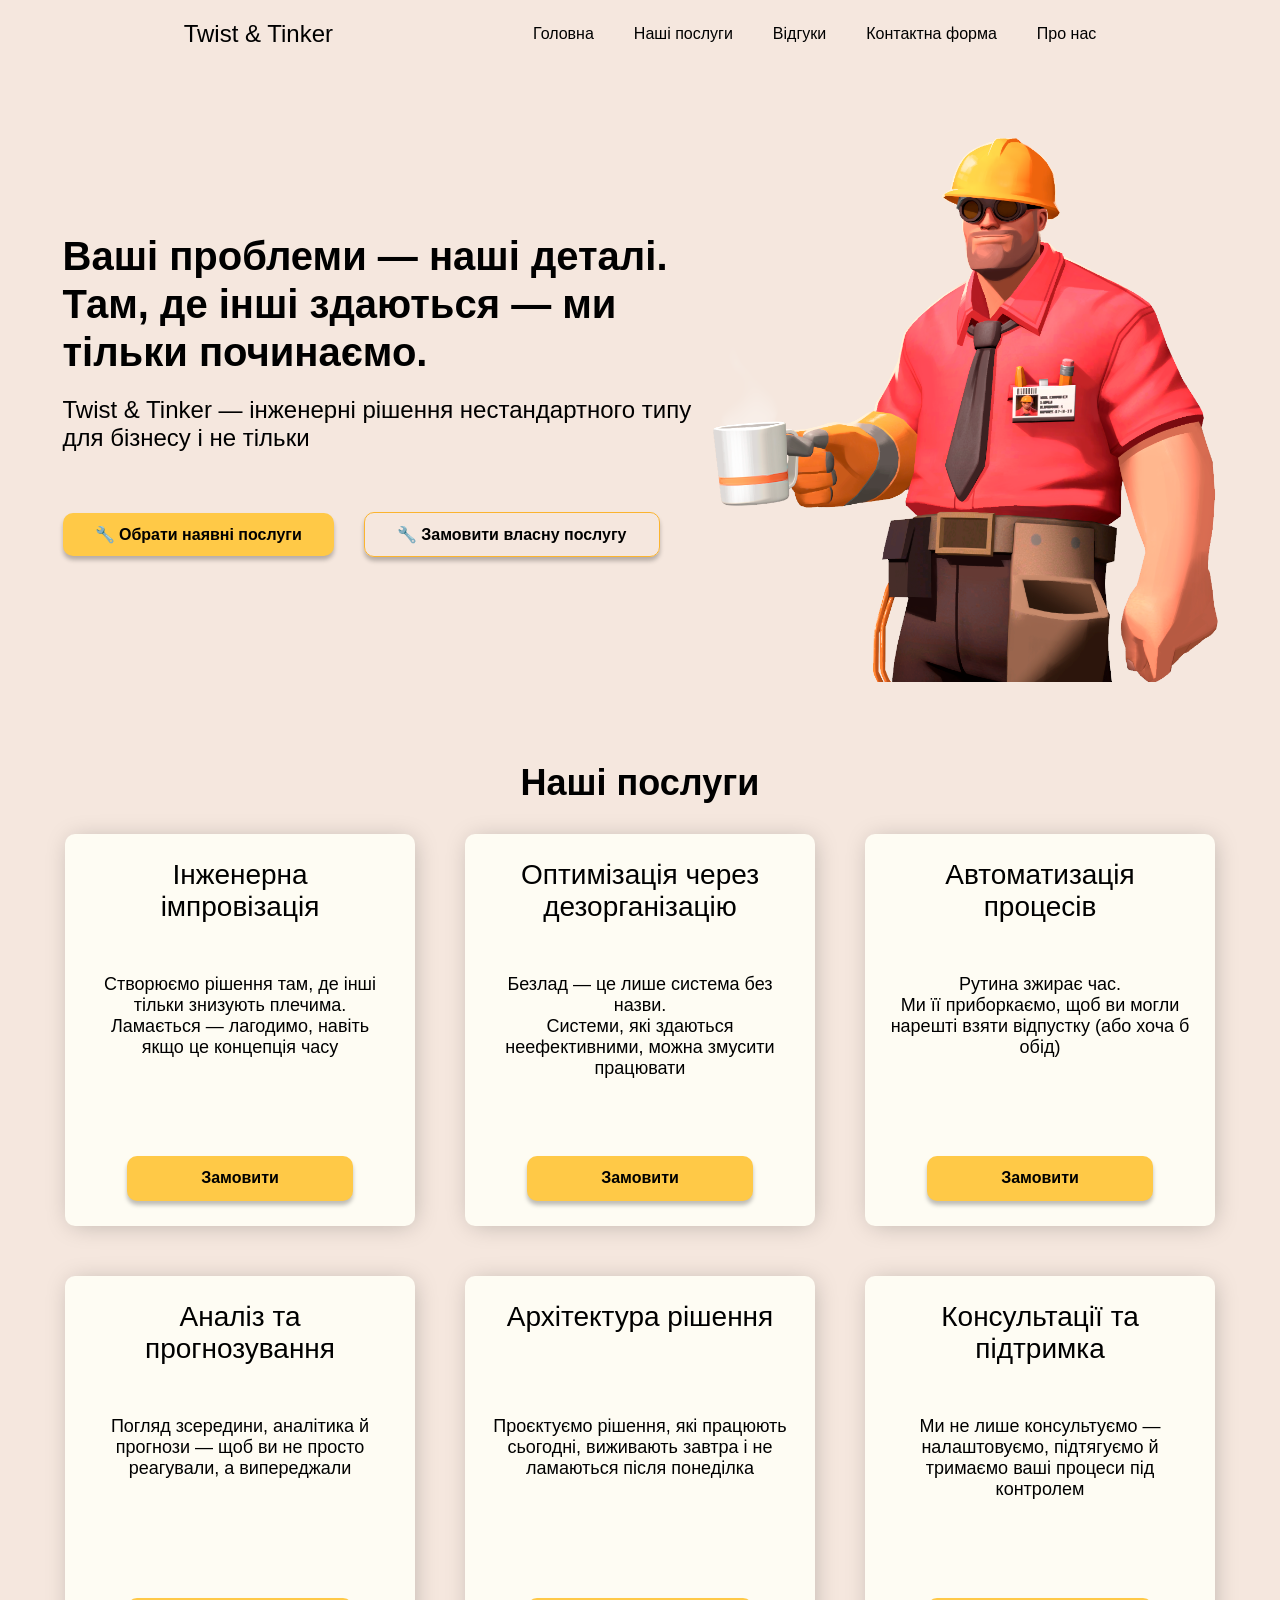
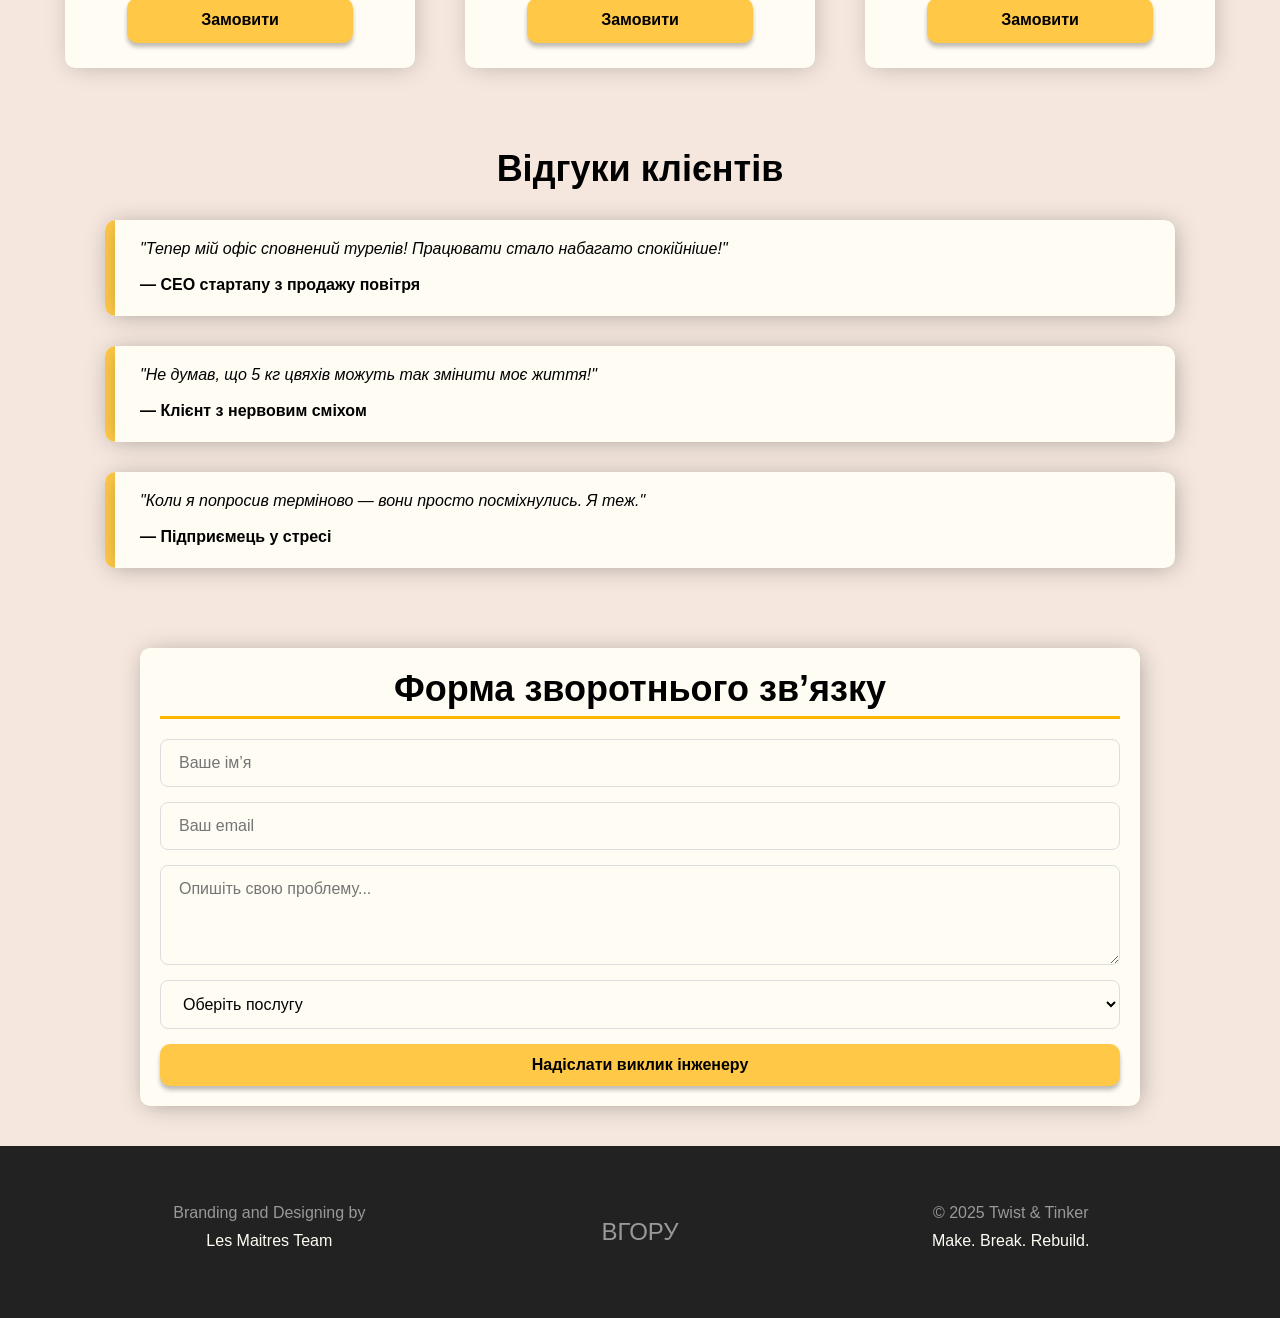
<file: index.html>
<!DOCTYPE html>
<html lang="uk">

<head>
    <meta charset="UTF-8">
    <meta name="viewport" content="width=device-width, initial-scale=1.0">
    <title>Twist & Tincker</title>
    <link rel="stylesheet" href="styles/styles.css">
    <script src="js/scrollToSection.js" defer></script>
</head>

<body>
    <div class="home" id="home">
        <!-- Header -->
        <header class="header">
            <div class="branding">Twist &amp; Tinker</div>
            <nav class="nav-items" aria-label="Основна навігація">
                <ul>
                    <li class="nav-item">Головна</li>
                    <li><a href="#services" class="nav-item">Наші послуги</a></li>
                    <li><a href="#reviews" class="nav-item">Відгуки</a></li>
                    <li><a href="#contact" class="nav-item">Контактна форма</a></li>
                    <li><a href="pages/page_about_us.html" class="nav-item">Про нас</a></li>
                </ul>
                <div class="burger">
                    <div></div>
                    <div></div>
                    <div></div>
                </div>
            </nav>
        </header>

        <!-- Hero -->
        <section class="hero">
            <div class="hero-left">
                <div class="hero-text">
                    <h1 class="hero-title">
                        Ваші проблеми — наші деталі.
                        <br />
                        Там, де інші здаються — ми тільки починаємо.
                    </h1>
                    <h2 class="hero-subtitle">
                        Twist &amp; Tinker — інженерні рішення нестандартного типу для бізнесу і не тільки
                    </h2>
                </div>

                <div class="hero-buttons">
                    <button class="hero-btn-a" onclick="scrollToSection('services')">
                        <div class="hero-btn-a-text">🔧 Обрати наявні послуги</div>
                    </button>
                    <button class="hero-btn-b" onclick="scrollToSection('contact')">
                        <div class="hero-btn-b-text">🔧 Замовити власну послугу</div>
                    </button>
                </div>
            </div>
            <div class="hero-right">
                <img class="img-petro-coffee" src="images/img-petro-coffee.png">
            </div>
        </section>

        <!-- Services -->
        <section class="services" id="services">
            <h2 class="section-title">Наші послуги</h2>
            <div class="services-list">

                <div class="item-card">
                    <div class="item-card-title">Інженерна імпровізація</div>
                    <div class="item-card-subtitle">
                        Створюємо рішення там, де інші тільки знизують плечима. Ламається —
                        лагодимо, навіть якщо це концепція часу
                    </div>
                    <button class="item-card-btn" onclick="scrollToSection('contact')">Замовити</button>
                </div>

                <div class="item-card">
                    <div class="item-card-title">Оптимізація через дезорганізацію</div>
                    <div class="item-card-subtitle">
                        Безлад — це лише система без назви.
                        <br />
                        Системи, які здаються неефективними, можна змусити працювати
                    </div>
                    <button class="item-card-btn" onclick="scrollToSection('contact')">Замовити</button>
                </div>

                <div class="item-card">
                    <div class="item-card-title">Автоматизація процесів</div>
                    <div class="item-card-subtitle">
                        Рутина зжирає час.
                        <br />
                        Ми її приборкаємо, щоб ви могли нарешті взяти відпустку (або хоча б
                        обід)
                    </div>
                    <button class="item-card-btn" onclick="scrollToSection('contact')">Замовити</button>
                </div>

                <div class="item-card">
                    <div class="item-card-title">Аналіз та прогнозування</div>
                    <div class="item-card-subtitle">
                        Погляд зсередини, аналітика й прогнози — щоб ви не просто реагували, а
                        випереджали
                    </div>
                    <button class="item-card-btn" onclick="scrollToSection('contact')">Замовити</button>
                </div>

                <div class="item-card">
                    <div class="item-card-title">Архітектура рішення</div>
                    <div class="item-card-subtitle">
                        Проєктуємо рішення, які працюють сьогодні, виживають завтра і не
                        ламаються після понеділка
                    </div>
                    <button class="item-card-btn" onclick="scrollToSection('contact')">Замовити</button>
                </div>

                <div class="item-card">
                    <div class="item-card-title">Консультації та підтримка</div>
                    <div class="item-card-subtitle">
                        Ми не лише консультуємо — налаштовуємо, підтягуємо й тримаємо ваші
                        процеси під контролем
                    </div>
                    <button class="item-card-btn" onclick="scrollToSection('contact')">Замовити</button>
                </div>

            </div>
        </section>

        <!-- Review -->
        <section class="reviews" id="reviews">
            <h2 class="section-title">Відгуки клієнтів</h2>

            <div class="review-block">
                <div class="review-body">
                    <div class="review-accent"></div>
                    <div class="review-text">
                        <p class="review-text-quote">
                            &quot;Тепер мій офіс сповнений турелів! Працювати стало набагато
                            спокійніше!&quot;
                        </p>
                        <p class="review-text-author">— CEO стартапу з продажу повітря</p>
                    </div>
                </div>
            </div>

            <div class="review-block">
                <div class="review-body">
                    <div class="review-accent"></div>
                    <div class="review-text">
                        <p class="review-text-quote">
                            &quot;Не думав, що 5 кг цвяхів можуть так змінити моє життя!&quot;
                        </p>
                        <p class="review-text-author">— Клієнт з нервовим сміхом</p>
                    </div>
                </div>
            </div>

            <div class="review-block">
                <div class="review-body">
                    <div class="review-accent"></div>
                    <div class="review-text">
                        <p class="review-text-quote">
                            &quot;Коли я попросив терміново — вони просто посміхнулись. Я теж.&quot;
                        </p>
                        <p class="review-text-author">— Підприємець у стресі</p>
                    </div>
                </div>
            </div>
        </section>

        <!-- Contact Form -->
        <form class="contact-form" id="contact">
            <div class="form-wrapper">
                <h2 class="form-title">Форма зворотнього зв’язку</h2>
                <div class="form-fields">
                    <input type="text" name="name" placeholder="Ваше ім’я" class="form-control" required>
                    <input type="email" name="email" placeholder="Ваш email" class="form-control" required>
                    <textarea name="message" placeholder="Опишіть свою проблему..." class="form-control form-textarea"
                        required></textarea>
                    <select name="service" class="form-control">
                        <option disabled selected>Оберіть послугу</option>
                        <option>🛠️ Інженерна імпровізація</option>
                        <option>🔄 Оптимізація через дезорганізацію</option>
                        <option>🤖 Автоматизація процесів</option>
                        <option>📊 Аналіз та прогнозування</option>
                        <option>🏗️ Архітектура рішення</option>
                        <option>💬 Консультації та підтримка</option>
                        <option disabled>Персональна послуга</option>
                        <option>🌟 Екслюзивна підтримка</option>
                    </select>

                    <button type="submit" class="form-btn">Надіслати виклик інженеру</button>
                </div>
            </div>
        </form>

        <!-- FOOTER -->
        <footer class="footer">
            <div class="web-info">
                <div class="author">
                    <p class="footer-muted-text">Branding and Designing by</p>
                    <p class="footer-accent-text">Les Maitres Team</p>
                </div>
                <a href="#home" class="back-to-top footer-muted-text">ВГОРУ</a>
                <div class="copyright">
                    <p class="footer-muted-text">© 2025 Twist & Tinker</p>
                    <p class="footer-accent-text">Make. Break. Rebuild.</p>
                </div>
            </div>
        </footer>
    </div>
</body>

</html>
</file>
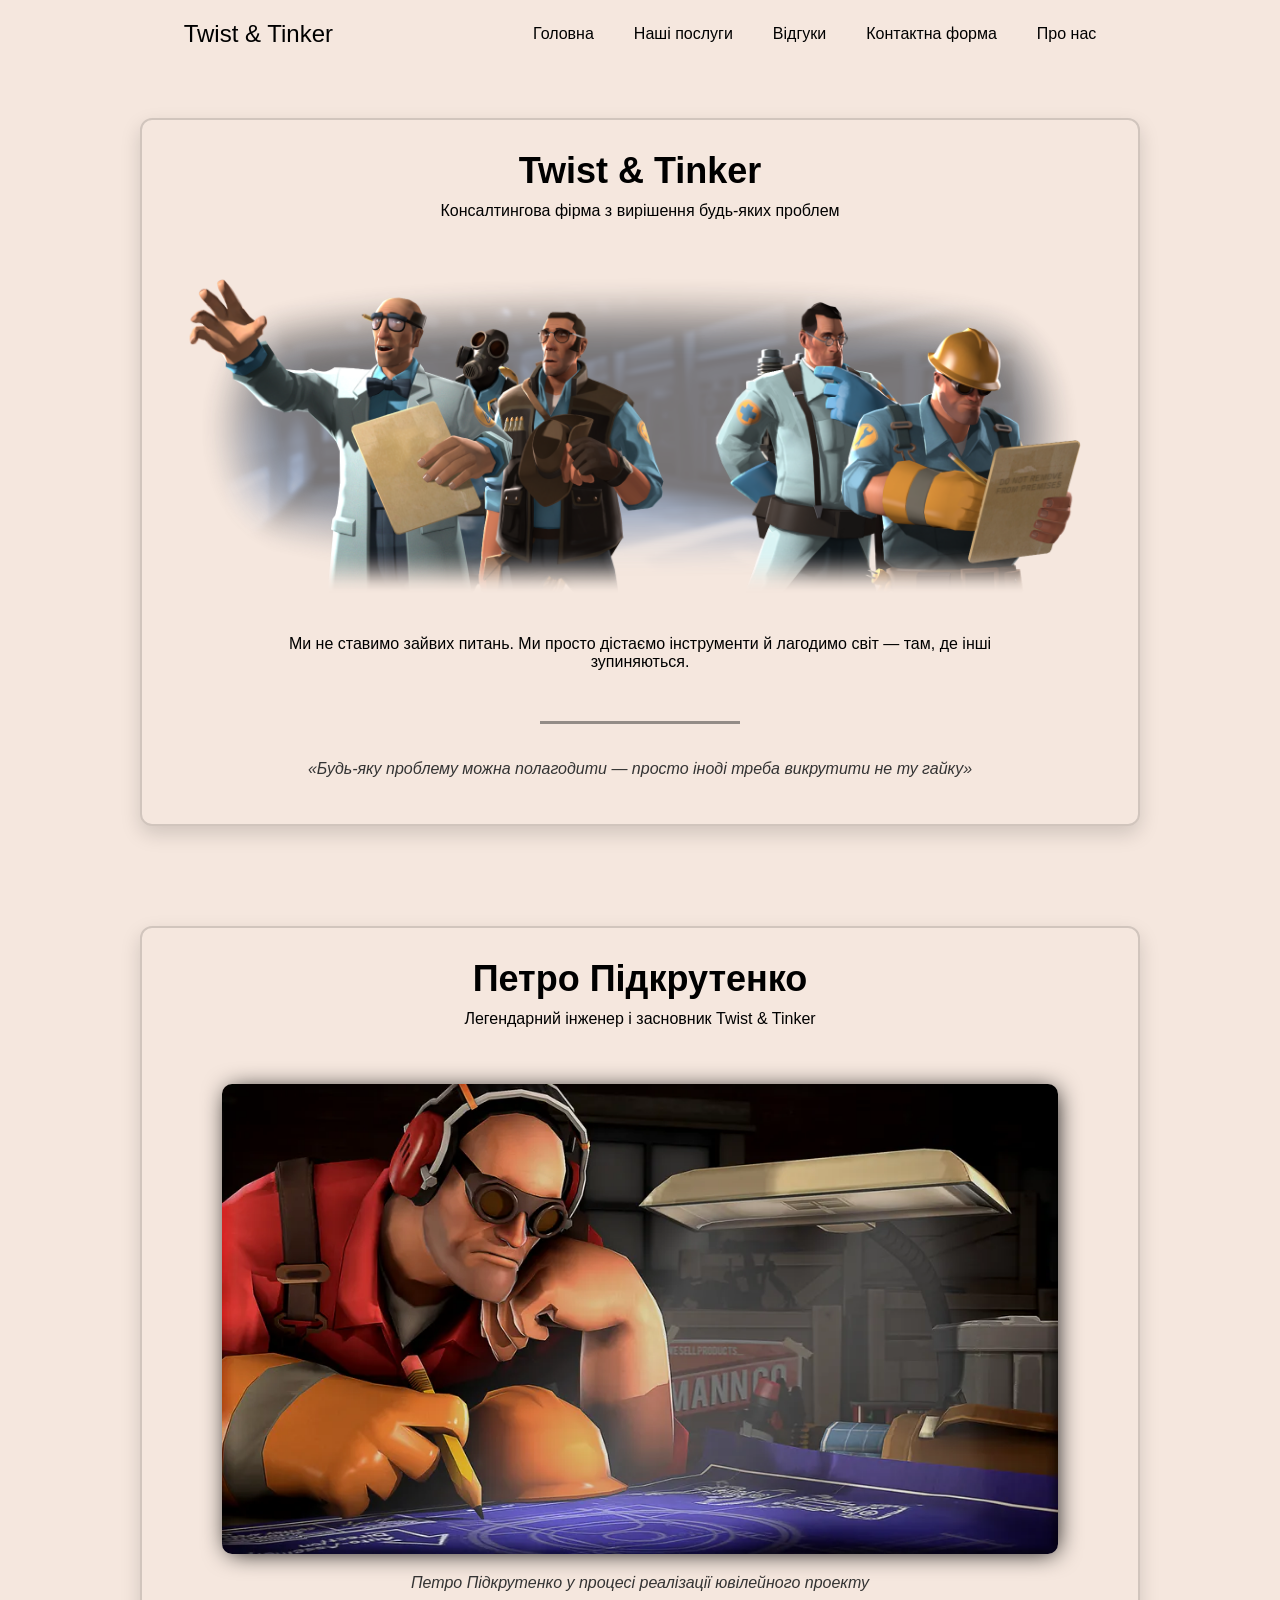
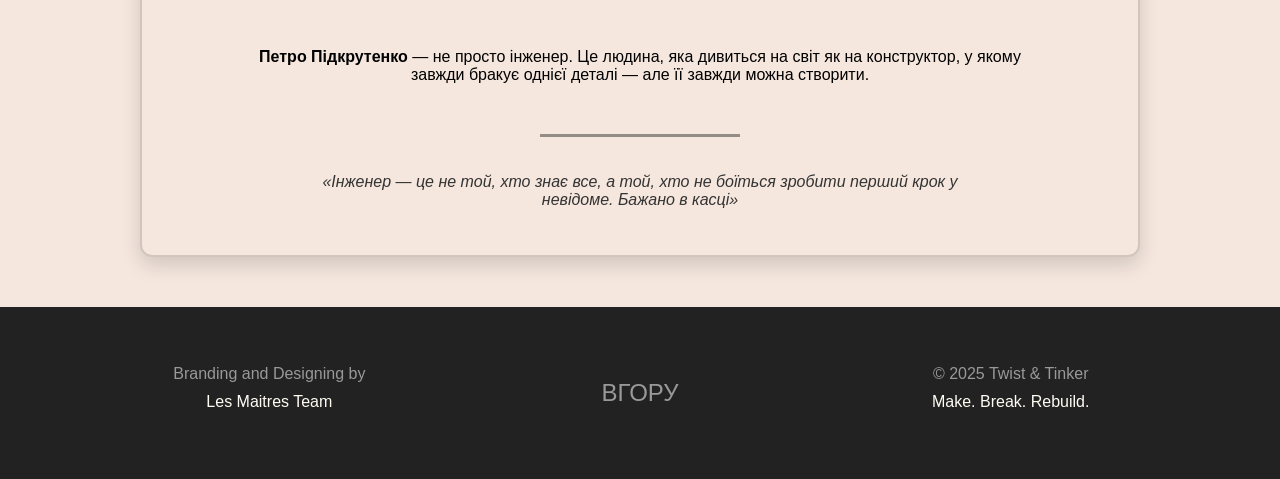
<file: pages/page_about_us.html>
<!DOCTYPE html>
<html lang="uk">

<head>
    <meta charset="UTF-8" />
    <meta name="viewport" content="width=device-width, initial-scale=1.0" />
    <title>Twist & Tinker</title>

    <link rel="stylesheet" href="../styles/styles.css" />
    <link rel="stylesheet" href="../styles/styles_page_about_us.css" />
</head>

<body>
    <!-- Header -->
    <header class="header" id="about-home">
        <div class="branding">Twist &amp; Tinker</div>
        <nav class="nav-items" aria-label="Основна навігація">
            <ul>
                <li><a href="../index.html#home" class="nav-item">Головна</a></li>
                <li><a href="../index.html#services" class="nav-item">Наші послуги</a></li>
                <li><a href="../index.htm#reviews" class="nav-item">Відгуки</a></li>
                <li><a href="../index.htm#contact" class="nav-item">Контактна форма</a></li>
                <li class="nav-item">Про нас</li>
            </ul>
            <div class="burger">
                <div></div>
                <div></div>
                <div></div>
            </div>
        </nav>
    </header>

    <!-- About Us -->
    <section class="about-section" id="about">
        <div class="about-card">
            <header class="about-header">
                <h2>Twist &amp; Tinker</h2>
                <p>Консалтингова фірма з вирішення будь-яких проблем</p>
            </header>
            <img class="about-image" src="../images/img_about_us.png" />

            <div class="about-text">
                <p>
                    Ми не ставимо зайвих питань. Ми просто дістаємо інструменти й лагодимо світ — там, де інші
                    зупиняються.
                </p>
                <div class="about-quote-accent"></div>
                <blockquote>
                    <span>«Будь-яку проблему можна полагодити — просто іноді треба викрутити не ту гайку»</span>
                </blockquote>
            </div>
        </div>
    </section>

    <!-- About Petro -->
    <section class="about-section">
        <div class="about-card">
            <header class="about-header">
                <h2>Петро Підкрутенко</h2>
                <p>Легендарний інженер і засновник Twist &amp; Tinker</p>
            </header>
            <figure class="about-figure">
                <img class="about-image" src="../images/img_about_us_petro.png" alt="Петро Підкрутенко" />
                <figcaption>Петро Підкрутенко у процесі реалізації ювілейного проекту</figcaption>
            </figure>
            <div class="about-text">
                <p>
                    <strong>Петро Підкрутенко</strong> —
                    <span>
                        не просто інженер. Це людина, яка дивиться на світ як на конструктор, у якому завжди бракує
                        однієї деталі —
                        але її завжди можна створити.
                    </span>
                </p>
                <div class="about-quote-accent"></div>
                <blockquote>
                    «Інженер — це не той, хто знає все, а той, хто не боїться зробити перший крок у невідоме. Бажано в
                    касці»
                </blockquote>
            </div>
        </div>
    </section>

    <!-- FOOTER -->
    <footer class="footer">
        <div class="web-info">
            <div class="author">
                <p class="footer-muted-text">Branding and Designing by</p>
                <p class="footer-accent-text">Les Maitres Team</p>
            </div>
            <a href="#about-home" class="back-to-top footer-muted-text">ВГОРУ</a>
            <div class="copyright">
                <p class="footer-muted-text">© 2025 Twist & Tinker</p>
                <p class="footer-accent-text">Make. Break. Rebuild.</p>
            </div>
        </div>
    </footer>
</body>

</html>
</file>
<file: styles/styles.css>
*, *::before, *::after {
  box-sizing: border-box;
}

html, body {
  margin: 0;
  padding: 0;

  background: #f5e7de;
  color: #000;
  font-family: "Inter", sans-serif;
  
  scroll-behavior: smooth;
}

.home {
  display: flex;
  flex-direction: column;
  align-items: center;
  justify-content: flex-start;

  position: relative;
  overflow-y: auto;
}

/* ============ */
/* Layout - Dimensions - Colors & Fonts - Specific Custom */
/* ============ */

/* ===================== */
/* === TYPOGRAPHY === */
/* ===================== */
h1, h2, h3,  .section-title {
  font-family: "Poppins-Bold", sans-serif;
  /* font-family: "Inter-Regular", sans-serif; */
  font-weight: bold;
  text-align: center;
  margin: 0;
}

h1 {
  font-size: 40px;
  font-weight: bold;
  line-height: 1.2;
}

h2 {
  font-size: 36px;
  margin: 0;
}

h3 {
  font-size: 32px;
  margin: 0;
}

h4 {
  font-size: 28px;
  margin: 0;
}

h5 {
  font-size: 24px;
}

h6 {
  font-size: 20px;
  margin: 0;
}

p {
  font-size: 16px;
  margin: 0;
}

.section-title {
  font-weight: bold;
}

.review-text-quote {
  font-family: "Inter-LightItalic", sans-serif;
  font-style: italic;
}
.review-text-author {
  height: 20px;

  font-family: "Inter-Regular", sans-serif;
  font-weight: 600;
}

.footer-accent-text {
  color: #fefcf3;
  margin: 10px;
}
.footer-muted-text {
  color: #999999;
  text-decoration: none;
}


/* ===================== */
/* === Header === */
/* ===================== */
.header {
  display: flex;
  flex-wrap: wrap;
  align-items: center;
  justify-content: center;
  align-content: center;
  gap: 30px 200px;

  padding: 20px 0px;
}
.branding {
  text-align: center;
  font-family: "Inter-Bold", sans-serif;
  font-size: 24px;
}
.nav-items ul {
  display: flex;
  gap: 40px;

  list-style: none;
  margin: 0;
  padding: 0;
}
.nav-item{
  color: #000;
  font-family: "Inter-Regular", sans-serif;
  font-size: 16px;
  text-decoration: none;
}
.nav-item:hover{
  color: #913a1e;
  font-weight: bold;
}
.burger {
  display: none;
  cursor: pointer;

  flex-direction: column;
  gap: 6px;
}
.burger div {
  width: 20px;
  height: 2px;
  background-color: black;
  border-radius: 10px;
}
.burger:hover div {
  background-color: #913a1e;
}

/* ===================== */
/* === Hero === */
/* ===================== */

.hero {
  display: flex;
  align-items: center;
  justify-content: center;
  flex-wrap: wrap;

  padding: 40px 0px;
}
.hero-left {
  max-width: 650px;
}
.hero-text {
  display: flex;
  flex-direction: column;
  gap: 20px;
}
.hero-title,
.hero-subtitle {
  text-align: left;
}
.hero-subtitle {
  font-size: 24px;
  font-weight: normal;
}
.hero-buttons {
  display: flex;
  flex-wrap: wrap;
  justify-content: flex-start;
  align-items: center;
  gap: 30px;

  white-space: nowrap;
  margin-top: 60px;
}
.hero-btn-a, 
.hero-btn-b {
  width: auto;
  max-width: 100%;
  padding: 12px 32px;

  font-family: "Inter-Regular", sans-serif;
  font-size: 16px;
  font-weight: bold;

  background: #ffc947;
  box-shadow: 0px 4px 4px rgba(0, 0, 0, 0.25);
  border-radius: 10px;

  border: none;
  cursor: pointer;
  transition: background-color 0.3s ease, transform 0.15s ease;
}
.hero-btn-b {
  background-color: transparent;
  border: 1px solid #fbb42f;
}
.hero-btn-a:hover,
.hero-btn-b:hover {
  background-color: #ffc947;
  box-shadow: 0 6px 10px  rgba(0, 0, 0, 0.30);
  outline: none;
  transform: translateY(-3px);
}
.hero-btn-b:hover {
  background-color: transparent;
}
.hero-right {
  display: flex;
  flex-direction: column;
  align-items: flex-end;
  justify-content: center;
}
.img-petro-coffee {
  width: 505px;
  height: auto;
  margin-top: 30px;
}

/* ===================== */
/* === Services === */
/* ===================== */

.services {
  display: flex;
  flex-direction: column;
  gap: 30px;
  align-items: center;
  justify-content: center;

  padding: 40px 0px 40px 0px;
}
.services-list {
  display: flex;
  gap: 50px;
  justify-content: center;
  flex-wrap: wrap;

  max-width: 1150px;
}
.item-card {
  display: flex;
  flex-direction: column;
  gap: 30px;
  align-items: center;

  width: 350px;
  min-height: 392px;
  padding: 25px;

  text-align: center;
  font-family: "Inter-Regular", sans-serif;

  background: #fefcf3;
  border-radius: 10px;
  box-shadow: 2px 2px 25px -4px rgba(0, 0, 0, 0.25);

  transition: transform 0.15s ease;
}
.item-card:hover {
  box-shadow: 2px 2px 25px -4px rgba(0, 0, 0, 0.45);
  transform: scale(1.03);
}
.item-card-title {
  font-family: "Inter-Medium", sans-serif;
  font-size: 28px;

  height: 85px;
}
.item-card-subtitle {
  font-size: 18px;
  font-weight: 400;
  
  flex: 1;
}
.item-card-btn {
  width: 226px;
  height: 45px;
  padding: 12px 32px;

  background: #ffc947;
  border-radius: 10px;
  box-shadow: 0 4px 4px rgba(0, 0, 0, 0.25);

  font-size: 16px;
  font-weight: bold;

  border: none;
  cursor: pointer;

  transition: background-color 0.3s ease;
}
.item-card-btn:hover {
  background-color: #ffbf00;
  box-shadow: 0 4px 4px rgba(0, 0, 0, 0.15);
}

/* ===================== */
/* === Reviews === */
/* ===================== */

.reviews {
  display: flex;
  flex-direction: column;
  gap: 30px;

  width: 100%;
  min-width: 450px;
  max-width: 1150px;

  padding: 40px;
}
.review-block {
  gap: 45px;
  align-items: center;

  transition: transform 0.25s ease;
}
.review-block:hover{
  box-shadow: 0 8px 20px rgb(0, 0, 0, 0.15);
  transform: scale(1.03);
  cursor: default;
}
.review-body {
  display: flex;
  
  box-shadow: 2px 2px 25px -4px rgba(0, 0, 0, 0.35);
  border-radius: 10px;

  overflow: hidden;
}
.review-accent {
  width: 10px;

  background: #ffc947;
  border-radius: 10px 0px 0px 10px;
}
.review-text {
  display: flex;
  flex-direction: column;
  gap: 18px;

  flex: 1;
  padding: 20px 25px;

  background: #fefcf3;
  border-radius: 0px 10px 10px 0px;
  box-shadow: 2px 2px 25px -4px rgba(0, 0, 0, 0.35);
}

/* ===================== */
/* === Contact Form === */
/* ===================== */

.contact-form {
  display: flex;
  justify-content: center;
  padding: 40px 20px;
  align-items: center;
  align-self: stretch;
  position: relative;
}
.form-wrapper {
  display: flex;
  flex-direction: column;
  gap: 10px;

  width: 100%;
  max-width: 1000px;
  padding: 20px;

  background: #fefcf3;
  border-radius: 10px;
  box-shadow: 2px 2px 25px -4px rgba(0, 0, 0, 0.35);

  position: relative;
}
.form-title {
  border-bottom: 3px solid #ffb400;
  padding-bottom: 6px;
  margin-bottom: 10px;
}
.form-fields {
  display: flex;
  flex-direction: column;
  gap: 15px;
}
.form-control {
  padding: 14px 18px;
  width: 100%;

  font-family: "Inter-Bold", sans-serif;
  font-size: 16px;

  background: transparent;
  border: 1px solid #ddd;
  border-radius: 8px;
}
.form-control:focus {
  border-color: rgb(255 180 0);
  box-shadow: 0 0 8px rgb(255 180 0 / 0.6);
  outline: none;
}
.form-textarea {
  height: 100px;
  resize: vertical;
}
.form-btn {
  padding: 12px 32px;
  
  background: #ffc947;
  box-shadow: 0px 4px 4px rgba(0, 0, 0, 0.25);
  border-radius: 10px;

  font-family: "Inter-Bold", sans-serif;
  font-size: 16px;
  font-weight: bold;

  cursor: pointer;
  border: none;

  transition: background-color 0.3s ease, transform 0.15s ease;
}
.form-btn:hover {
  background-color: #ffc947;
  box-shadow: 0 4px 4px rgba(251, 180, 47, 1);
  outline: none;
  transform: translateY(-3px);
}

.img-petro-book {
  display: none;

  right: 300px;
  bottom: 0;
  max-height: 420px;

  object-fit: contain;
  z-index: 1;

  position: absolute;
  pointer-events: none;
  user-select: none;
}

/* ===================== */
/* Footer */
/* ===================== */

.footer {
  display: flex;
  justify-content: center;

  width: 100%;

  background-color: #222;
}
.web-info {
  display: flex;
  padding: 58px 5%;
  
  width: 100%;
  max-width: 1200px;
  gap: 40px;
}
.author, 
.copyright, 
.back-to-top {
  flex: 1;
  text-align: center;

  font-family: "Inter", sans-serif;
  font-size: 16px;
}
.back-to-top {
  display: flex;
  align-items: center;
  justify-content: center;
  font-size: 24px;
  transition: color 0.3s ease, font-weight 0.3s ease;
}
.back-to-top:hover {
  color: white;
  font-weight: 500;
  text-decoration: none;
}

/* ===================== */
/* ===================== */

@media (max-width: 768px) {

.section-title {
  font-size: 32px;
}

/* === Header === */
  .nav-items ul {
    display: none;
  }

  .burger {
    display: flex;
  }


/* === Hero === */
  .hero {
    flex-direction: column;
    padding: 20px;
    text-align: center;
  }

  .hero-title {
    font-size: 36px;
  }

  .hero-subtitle {
    font-size: 20px;
  }

  .hero-left,
  .hero-buttons {
    justify-content: center;
  }

  .hero-right img {
    width: 100%;
    height: auto;
  }

  .hero-buttons {
    gap: 20px;
  }

  .img-petro-coffee {
    display: none;
  }

/* === Footer === */
  .web-info {
    flex-direction: column;
    align-items: center;
    gap: 20px;
  }

  .author, .copyright, .back-to-top {
    flex: none;
    width: 100%;
    max-width: 300px;
  }

  .back-to-top {
    order: 0;
  }

  .author {
    order: 1;
  }

  .copyright {
    order: 2;
  }
}
</file>
<file: styles/styles_page_about_us.css>
.about-section {
  display: flex;
  justify-content: center;

  padding: 50px 25px;
  background-color: #f5e7de;
}

.about-card {
  display: flex;
  flex-direction: column;
  align-items: center;
  gap: 40px;

  max-width: 1000px;
  width: 100%;
  padding: 30px 40px;
  box-sizing: border-box;

  border: 2px solid rgba(0, 0, 0, 0.15);
  border-radius: 12px;
  box-shadow: 0 8px 20px rgba(0, 0, 0, 0.15);
  background-color: transparent;

  transition: transform 0.25s ease;
}

.about-card:hover {
  box-shadow: 0 8px 20px rgb(0, 0, 0, 0.25);
  transform: scale(1.03);
  cursor: default;
}

.about-text {
  display: flex;
  flex-direction: column;
  align-items: center;
  gap: 20px;
  max-width: 800px;
  text-align: center;
}

.about-text blockquote {
  color: #333;
  max-width: 700px;
  font-style: italic;
}

.about-quote-accent {
  width: 25%;
  margin-top: 30px;
  
  border-bottom: 3px solid #333;
  opacity: 50%;
}

.about-image {
  max-width: 100%;
  height: auto;
  aspect-ratio: 950 / 347;
  object-fit: cover;
  border-radius: 10px;
  }

  .about-card figure .about-image {
  aspect-ratio: 795 / 447;
  box-shadow: 2px 2px 25px -4px rgba(0, 0, 0, 1);
}

.about-header {
  display: flex;
  flex-direction: column;
  gap: 10px;
  max-width: 470px;
  text-align: center;
}

.about-header h2 {
  font-size: 36px;
  font-weight: 700;
  color: #000;
}

.about-header p {
  font-size: 16px;
  font-weight: 400;
  color: #000;
}

.about-figure {
  display: flex;
  flex-direction: column;
  align-items: center;
  gap: 20px;
  max-width: 100%;
  text-align: center;
}

figcaption {
  font-size: 16px;
  font-style: italic;
  font-weight: 200;
  color: #333;
}

@media (max-width: 768px) {
  .about-section {
    padding: 30px 15px;
  }

  .about-card {
    padding: 20px 15px;
    gap: 30px;
  }

  .about-text,
  .about-header,
  .about-figure {
    padding: 0 10px;
    max-width: 100%;
  }

  .about-header h2 {
    font-size: 28px;
  }

  .about-image {
    aspect-ratio: auto;
  }
}
</file>
